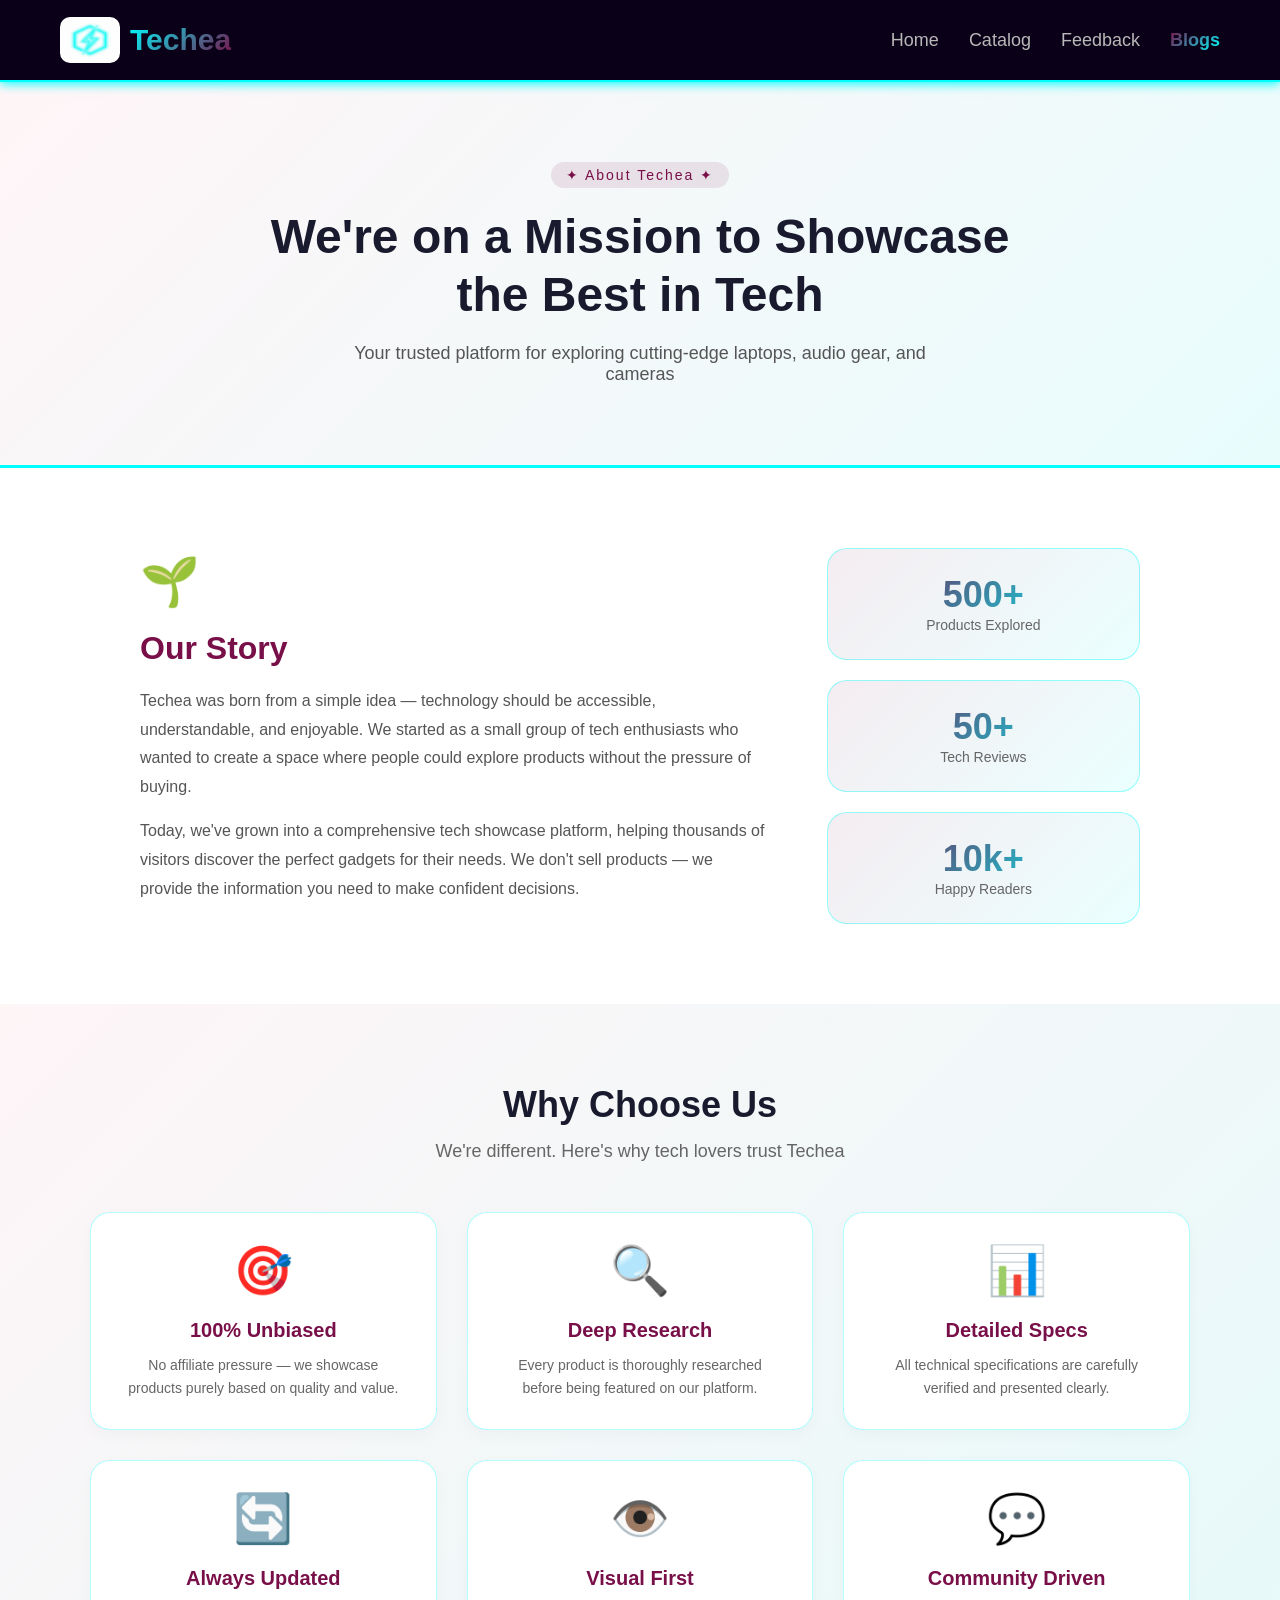
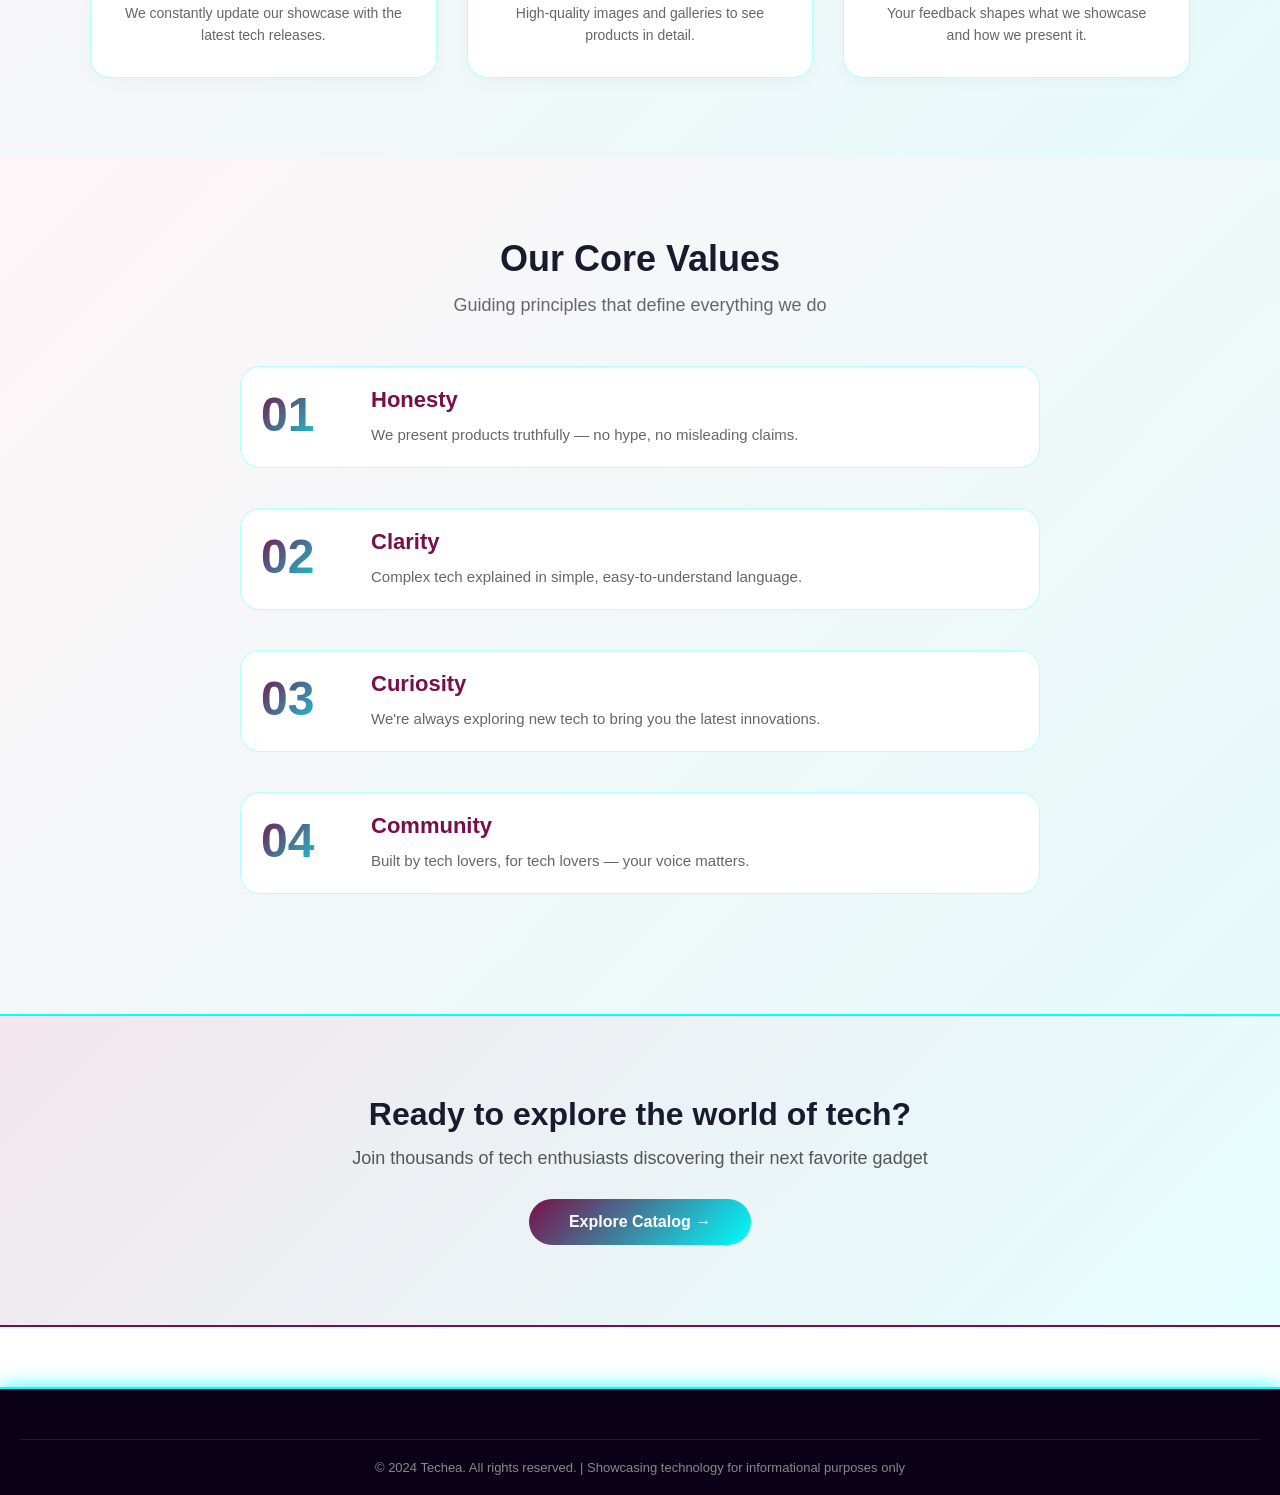
<file: aboutus.html>
<!DOCTYPE html>
<html lang="en">
<head>
    <meta charset="UTF-8">
    <meta name="viewport" content="width=device-width, initial-scale=1.0">
    <title>About Us - Techea</title>
    <link rel="stylesheet" href="style1.css">
</head>
<body>
    <nav>
        <div class="navbar">
            <div class="logo">
                <img class="icon" src="logo.png" alt="logo" width="60px" height="46px" />
                <p id="webname">Techea</p>
            </div>
            <div class="navlinks">
                <div class="navlink">
                    <a href="index.html">Home</a>
                </div>
                <div class="navlink">
                    <a href="products.html">Catalog</a>
                </div>
                <div class="navlink">
                    <a href="feedbackpage.html">Feedback</a>
                </div>
                <div class="navlink">
                    <a href="blog.html">Blogs</a>
                </div>
            </div>
        </div>
    </nav>

    <!-- Hero Section -->
    <div class="about-hero">
        <div class="about-hero-content">
            <span class="about-badge">✦ About Techea ✦</span>
            <h1 class="about-hero-title">We're on a <span class="gradient-text">Mission</span> to Showcase the Best in Tech</h1>
            <p class="about-hero-desc">Your trusted platform for exploring cutting-edge laptops, audio gear, and cameras</p>
        </div>
    </div>

    <!-- Story Section -->
    <div class="about-story">
        <div class="story-container">
            <div class="story-text">
                <div class="story-icon">🌱</div>
                <h2>Our Story</h2>
                <p>Techea was born from a simple idea — technology should be accessible, understandable, and enjoyable. We started as a small group of tech enthusiasts who wanted to create a space where people could explore products without the pressure of buying.</p>
                <p>Today, we've grown into a comprehensive tech showcase platform, helping thousands of visitors discover the perfect gadgets for their needs. We don't sell products — we provide the information you need to make confident decisions.</p>
            </div>
            <div class="story-stats">
                <div class="stat-bubble">
                    <span class="stat-number-large">500+</span>
                    <span class="stat-label-small">Products Explored</span>
                </div>
                <div class="stat-bubble">
                    <span class="stat-number-large">50+</span>
                    <span class="stat-label-small">Tech Reviews</span>
                </div>
                <div class="stat-bubble">
                    <span class="stat-number-large">10k+</span>
                    <span class="stat-label-small">Happy Readers</span>
                </div>
            </div>
        </div>
    </div>

    <!-- Why Choose Us -->
    <div class="about-why">
        <div class="why-header">
            <h2>Why <span class="gradient-text">Choose Us</span></h2>
            <p>We're different. Here's why tech lovers trust Techea</p>
        </div>
        <div class="why-grid">
            <div class="why-card">
                <div class="why-icon">🎯</div>
                <h3>100% Unbiased</h3>
                <p>No affiliate pressure — we showcase products purely based on quality and value.</p>
            </div>
            <div class="why-card">
                <div class="why-icon">🔍</div>
                <h3>Deep Research</h3>
                <p>Every product is thoroughly researched before being featured on our platform.</p>
            </div>
            <div class="why-card">
                <div class="why-icon">📊</div>
                <h3>Detailed Specs</h3>
                <p>All technical specifications are carefully verified and presented clearly.</p>
            </div>
            <div class="why-card">
                <div class="why-icon">🔄</div>
                <h3>Always Updated</h3>
                <p>We constantly update our showcase with the latest tech releases.</p>
            </div>
            <div class="why-card">
                <div class="why-icon">👁️</div>
                <h3>Visual First</h3>
                <p>High-quality images and galleries to see products in detail.</p>
            </div>
            <div class="why-card">
                <div class="why-icon">💬</div>
                <h3>Community Driven</h3>
                <p>Your feedback shapes what we showcase and how we present it.</p>
            </div>
        </div>
    </div>

    
    <!-- Values Section -->
    <div class="about-values-modern">
        <div class="values-header">
            <h2>Our Core <span class="gradient-text">Values</span></h2>
            <p>Guiding principles that define everything we do</p>
        </div>
        <div class="values-timeline">
            <div class="value-item">
                <div class="value-number">01</div>
                <div class="value-content">
                    <h3>Honesty</h3>
                    <p>We present products truthfully — no hype, no misleading claims.</p>
                </div>
            </div>
            <div class="value-item">
                <div class="value-number">02</div>
                <div class="value-content">
                    <h3>Clarity</h3>
                    <p>Complex tech explained in simple, easy-to-understand language.</p>
                </div>
            </div>
            <div class="value-item">
                <div class="value-number">03</div>
                <div class="value-content">
                    <h3>Curiosity</h3>
                    <p>We're always exploring new tech to bring you the latest innovations.</p>
                </div>
            </div>
            <div class="value-item">
                <div class="value-number">04</div>
                <div class="value-content">
                    <h3>Community</h3>
                    <p>Built by tech lovers, for tech lovers — your voice matters.</p>
                </div>
            </div>
        </div>
    </div>

    <!-- CTA Section -->
    <div class="about-cta">
        <div class="cta-content">
            <h3>Ready to explore the world of tech?</h3>
            <p>Join thousands of tech enthusiasts discovering their next favorite gadget</p>
            <button class="cta-btn" onclick="window.location.href='products.html'">Explore Catalog →</button>
        </div>
    </div>

    <footer class="footermain">
        <div class="footer-bottom">
            <p>&copy; 2024 Techea. All rights reserved. | Showcasing technology for informational purposes only</p>
        </div>
    </footer>
</body>
</html>
</file>
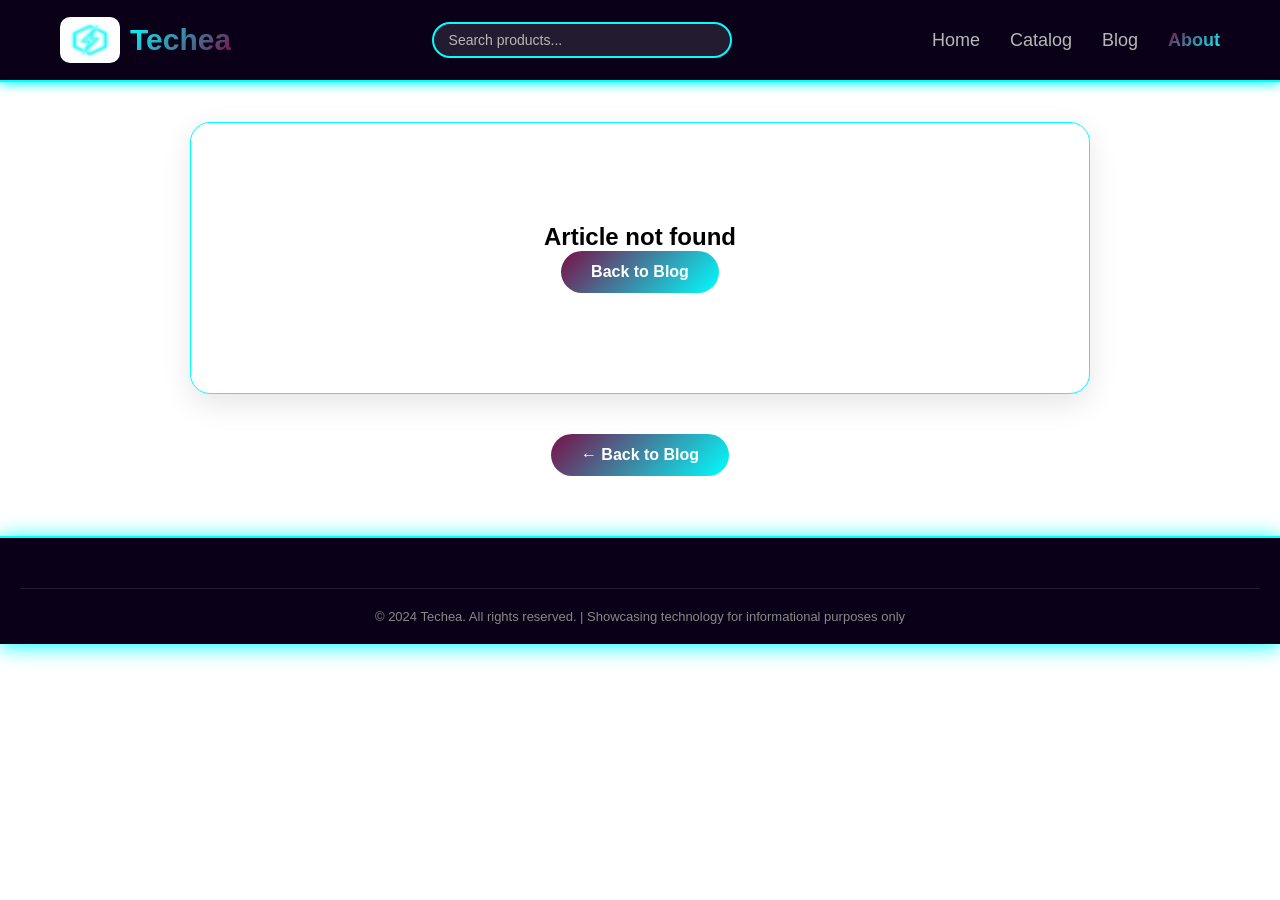
<file: article.html>
<!DOCTYPE html>
<html lang="en">
<head>
    <meta charset="UTF-8">
    <meta name="viewport" content="width=device-width, initial-scale=1.0">
    <title>Article - Techea</title>
    <link rel="stylesheet" href="style1.css">
</head>
<body>
    <nav>
        <div class="navbar">
            <div class="logo">
                <img class="icon" src="logo.png" alt="logo" width="60px" height="46px" />
                <p id="webname">Techea</p>
            </div>
            <div class="nav-search">
                <input type="text" id="globalSearchInput" placeholder="Search products..." onkeyup="handleGlobalSearch(event)">
                <button class="search-btn" onclick="performGlobalSearch()"></button>
                <div class="search-dropdown" id="searchDropdown"></div>
            </div>
            <div class="navlinks">
                <div class="navlink"><a href="index.html">Home</a></div>
                <div class="navlink"><a href="products.html">Catalog</a></div>
                <div class="navlink"><a href="blog.html">Blog</a></div>
                <div class="navlink"><a href="aboutus.html">About</a></div>
            </div>
        </div>
    </nav>

    <!-- Article Content Container -->
    <div class="article-container" id="articleContainer">
        <div class="article-loading">
            <div class="loading-spinner"></div>
            <p>Loading article...</p>
        </div>
    </div>

    <!-- Related Products Section -->
    <div class="related-products" id="relatedProducts" style="display: none;">
        <h2>Related <span class="gradient-text">Products</span></h2>
        <div class="related-products-grid" id="relatedProductsGrid"></div>
    </div>

    <!-- Back to Blog Button -->
    <div class="back-to-blog">
        <button onclick="goBackToBlog()" class="back-blog-btn">← Back to Blog</button>
    </div>

    <footer class="footermain">
        <div class="footer-bottom">
            <p>&copy; 2024 Techea. All rights reserved. | Showcasing technology for informational purposes only</p>
        </div>
    </footer>

    <script src="work.js"></script>
    <script src="article.js"></script>
</body>
</html>
</file>
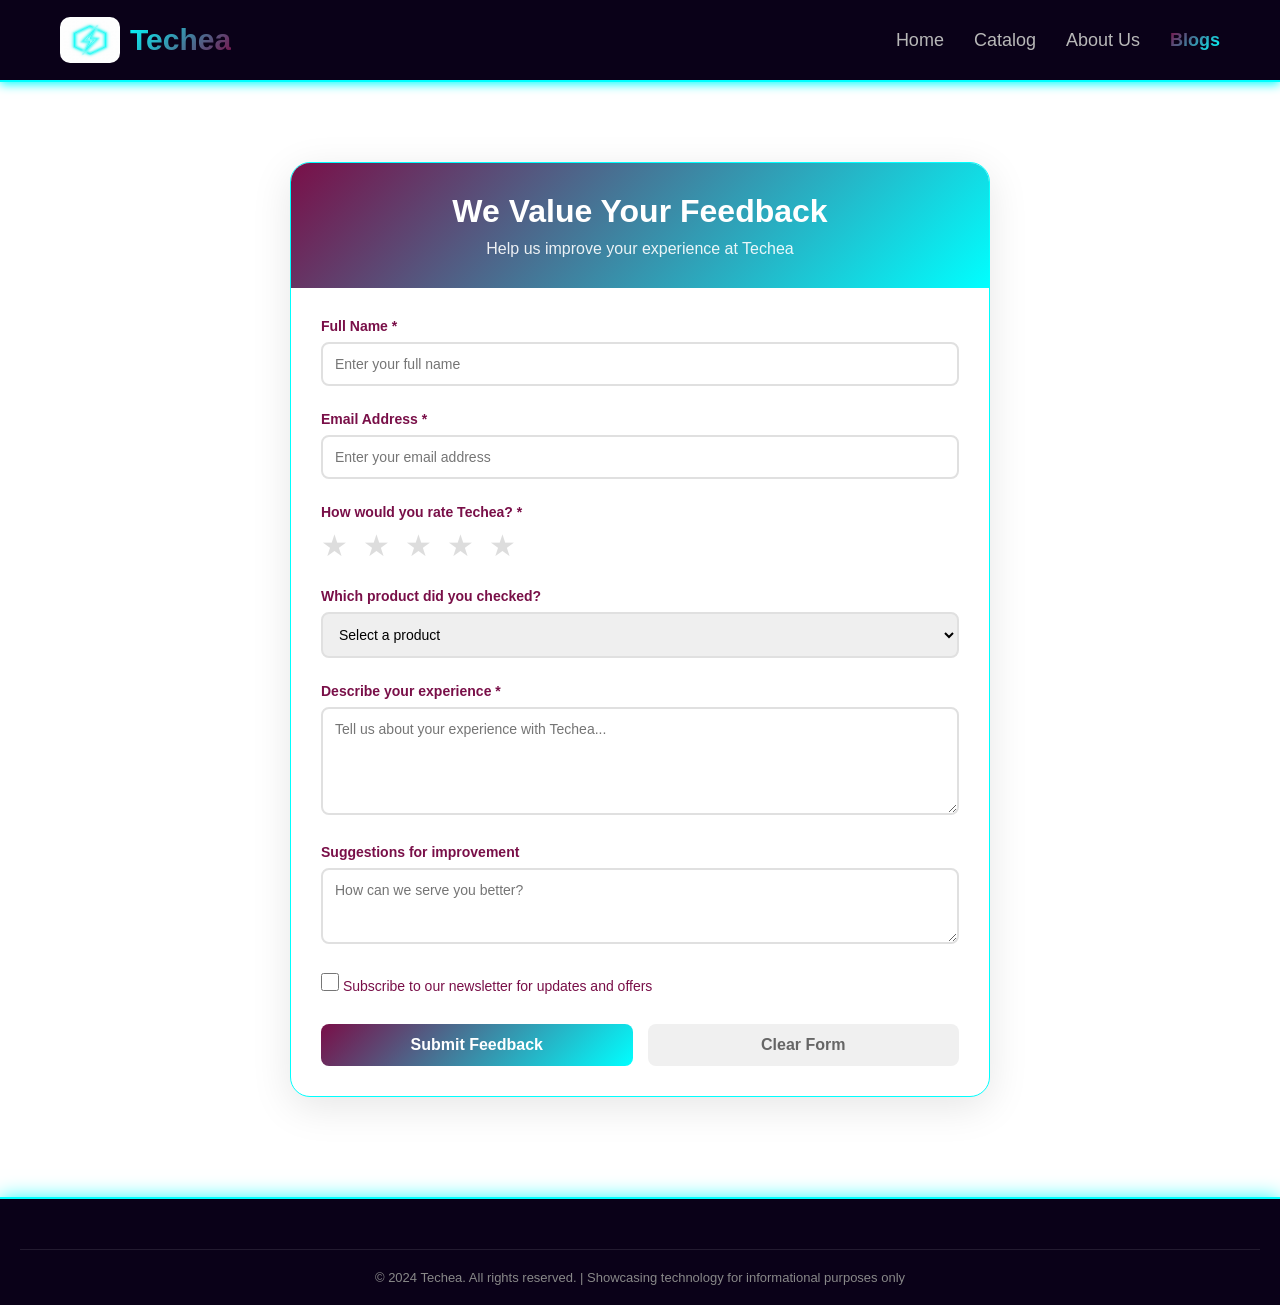
<file: feedbackpage.html>
<!DOCTYPE html>
<html lang="en">

<head>
    <meta charset="UTF-8">
    <meta name="viewport" content="width=device-width, initial-scale=1.0">
    <title>Feedback - Techea</title>
    <link rel="stylesheet" href="style1.css" />
</head>

<body>
    <nav>
        <div class="navbar">
            <div class="logo">
                <img class="icon" src="logo.png" alt="logo" width="60px" height="46px" />
                <p id="webname">Techea</p>
            </div>
            <div class="navlinks">
                <div class="navlink">
                    <a href="index.html">Home</a>
                </div>
                <div class="navlink">
                    <a href="products.html">Catalog</a>
                </div>
                <div class="navlink">
                    <a href="aboutus.html">About Us</a>
                </div>
                <div class="navlink">
                    <a href="blog.html">Blogs</a>
                </div>
            </div>
        </div>
    </nav>
    <div id="feedback-container" style="margin-top: 80px; margin-bottom: 100px;">
        <div class="feedback-header">
            <h2>We Value Your Feedback</h2>
            <p>Help us improve your experience at Techea</p>
        </div>

        <form id="feedbackForm" onsubmit="submitFeedback(event)">
            <div class="form-group">
                <label for="name">Full Name *</label>
                <input type="text" id="name" name="name" required placeholder="Enter your full name">
            </div>

            <div class="form-group">
                <label for="email">Email Address *</label>
                <input type="email" id="email" name="email" required placeholder="Enter your email address">
            </div>

            <div class="form-group">
                <label for="rating">How would you rate Techea? *</label>
                <div class="rating-stars">
                    <span class="star" data-rating="1">★</span>
                    <span class="star" data-rating="2">★</span>
                    <span class="star" data-rating="3">★</span>
                    <span class="star" data-rating="4">★</span>
                    <span class="star" data-rating="5">★</span>
                </div>
                <input type="hidden" id="rating" name="rating" required>
                <div class="rating-text" id="ratingText"></div>
            </div>

            <div class="form-group">
                <label for="product">Which product did you checked?</label>
                <select id="product" name="product">
                    <option value="">Select a product</option>
                    <option value="MacBook Pro">MacBook Pro M3</option>
                    <option value="Dell XPS">Dell XPS 15</option>
                    <option value="HP Spectre">HP Spectre</option>
                    <option value="AirPods Pro">AirPods Pro</option>
                    <option value="Sony Headphones">Sony WH-1000XM5</option>
                    <option value="JBL Speaker">JBL Speaker</option>
                    <option value="Canon Camera">Canon EOS R5</option>
                    <option value="Sony Camera">Sony A7III</option>
                    <option value="Nikon Camera">Nikon Z6</option>
                    <option value="other">Other</option>
                </select>
            </div>

            <div class="form-group">
                <label for="experience">Describe your experience *</label>
                <textarea id="experience" name="experience" rows="5" required
                    placeholder="Tell us about your experience with Techea..."></textarea>
            </div>

            <div class="form-group">
                <label for="suggestions">Suggestions for improvement</label>
                <textarea id="suggestions" name="suggestions" rows="3"
                    placeholder="How can we serve you better?"></textarea>
            </div>

            <div class="form-group">
                <label class="checkbox-label">
                    <input type="checkbox" id="newsletter" name="newsletter">
                    Subscribe to our newsletter for updates and offers
                </label>
            </div>

            <div class="form-buttons">
                <button type="submit" class="submit-btn">Submit Feedback</button>
                <button type="reset" class="reset-btn">Clear Form</button>
            </div>
        </form>

        <div id="feedbackSuccess" class="success-message" style="display: none;">
            <h3>Thank You! 🎉</h3>
            <p>Your feedback has been submitted successfully. We appreciate your time and will use your input to
                improve Techea!</p>
        </div>
    </div>
    <footer class="footermain">
        <!-- Copyright -->
        <div class="footer-bottom">
            <p>&copy; 2024 Techea. All rights reserved. | Showcasing technology for informational purposes only</p>
        </div>
    </footer>
</body>
<script src="work.js"></script>
<script src="feedback.js"></script>

</html>
</file>
<file: style1.css>
* {
    margin: 0;
    padding: 0;
    font-family: Arial, Helvetica, sans-serif;
    box-sizing: border-box;
}

/* Navbar */
nav {
    background-color: #0A0118;
    position: sticky;
    top: 0;
    z-index: 1000;
    box-shadow: 0 2px 10px aqua;
    border-bottom: 2px solid aqua;
}

.navbar {
    width: 100%;
    height: 80px;
    display: flex;
    align-items: center;
    justify-content: space-between;
    max-width: 1200px;
    margin: 0 auto;
    padding: 0 20px;
}

.logo {
    display: flex;
    flex-direction: row;
    align-items: center;
    gap: 10px;
}

.icon {
    border-radius: 10px;
}

#webname {
    font-size: 30px;
    font-weight: bold;
    background: linear-gradient(135deg, aqua, rgb(121, 15, 72));
    -webkit-background-clip: text;
    -webkit-text-fill-color: transparent;
}

.navlinks {
    display: flex;
    flex-direction: row;
    align-items: center;
    gap: 30px;
}

.navlink a {
    text-decoration: none;
    color: #b8b8b8;
    font-size: 18px;
    transition: all 0.3s ease;
    position: relative;
}

.navlink a:hover {
    color: aqua;
}

.navlink a::after {
    content: '';
    position: absolute;
    bottom: -5px;
    left: 0;
    width: 0;
    height: 2px;
    background: linear-gradient(135deg, rgb(121, 15, 72), aqua);
    transition: width 0.3s ease;
}

.navlink a:hover::after {
    width: 100%;
}

.navlink:last-child a {
    background: linear-gradient(135deg, rgb(121, 15, 72), aqua);
    -webkit-background-clip: text;
    -webkit-text-fill-color: transparent;
    font-weight: bold;
}

.menu-btn {
    display: none;
    font-size: 28px;
    color: aqua;
    cursor: pointer;
}

/* Responsive Navbar */
@media (max-width: 768px) {
    .menu-btn {
        display: block;
    }

    .navlinks {
        position: fixed;
        top: 80px;
        left: -100%;
        width: 100%;
        height: calc(100vh - 80px);
        background: #0A0118;
        flex-direction: column;
        justify-content: center;
        gap: 30px;
        transition: left 0.3s ease;
        z-index: 999;
    }

    .navlinks.active {
        left: 0;
    }

    .navbar {
        justify-content: space-between;
    }
}

/* Hero Section with Background Slider */
.hero-section {
    position: relative;
    width: 100%;
    min-height: 100vh;
    display: flex;
    align-items: center;
    justify-content: space-between;
    overflow: hidden;
    padding: 0 5%;
}

.hero-background {
    position: absolute;
    top: 0;
    left: 0;
    width: 100%;
    height: 100%;
    z-index: 0;
}

.hero-slide {
    position: absolute;
    top: 0;
    left: 0;
    width: 100%;
    height: 100%;
    background-size: cover;
    background-position: center;
    background-repeat: no-repeat;
    opacity: 0;
    transition: opacity 1.5s ease-in-out;
}

.hero-slide.active {
    opacity: 1;
}

.hero-overlay {
    position: absolute;
    top: 0;
    left: 0;
    width: 100%;
    height: 100%;
    background: linear-gradient(135deg, rgba(10, 1, 24, 0.85), rgba(10, 1, 24, 0.7));
    z-index: 1;
}

.moto {
    position: relative;
    z-index: 2;
    width: 55%;
    margin-top: 0;
    margin-left: 0;
    margin-right: 30px;
}

.mainmoto {
    font-size: 56px;
    font-weight: bold;
    background: linear-gradient(135deg, rgb(121, 15, 72), aqua);
    -webkit-background-clip: text;
    -webkit-text-fill-color: transparent;
    margin-bottom: 20px;
}

#motoinfo {
    font-size: 20px;
    color: rgba(255, 255, 255, 0.9);
    margin-top: 20px;
    line-height: 1.6;
}

.webinfo {
    width: 90%;
    font-size: 18px;
    height: auto;
    padding: 25px;
    margin-top: 50px;
    color: white;
    border-radius: 15px;
    border: 2px solid aqua;
    background: rgba(0, 0, 0, 0.4);
    backdrop-filter: blur(10px);
    box-shadow: 0 0 30px rgba(0, 255, 255, 0.2);
}

.webinfo p {
    color: rgba(255, 255, 255, 0.9);
}

/* Slider Controls */
.slider-controls {
    position: absolute;
    bottom: 30px;
    left: 50%;
    transform: translateX(-50%);
    display: flex;
    gap: 15px;
    z-index: 3;
}

.slider-dot {
    width: 12px;
    height: 12px;
    border-radius: 50%;
    background: rgba(255, 255, 255, 0.5);
    border: none;
    cursor: pointer;
    transition: all 0.3s ease;
    padding: 0;
}

.slider-dot.active {
    background: aqua;
    width: 30px;
    border-radius: 10px;
    box-shadow: 0 0 10px aqua;
}

.slider-dot:hover {
    transform: scale(1.2);
    background: aqua;
}

/* Responsive */
@media (max-width: 968px) {
    .hero-section {
        flex-direction: column;
        justify-content: center;
        min-height: auto;
        padding: 80px 20px;
    }
    
    .moto {
        width: 100%;
        text-align: center;
        margin-right: 0;
    }
    
    .mainmoto {
        font-size: 40px;
    }
    
    .webinfo {
        width: 100%;
    }
    
    .slider-controls {
        bottom: 15px;
    }
}

@media (max-width: 576px) {
    .mainmoto {
        font-size: 32px;
    }
    
    #motoinfo {
        font-size: 16px;
    }
    
    .webinfo {
        font-size: 14px;
        padding: 15px;
    }
}




/* Products Section */
#products {
    max-width: 1200px;
    margin: 0 auto;
    padding: 40px 20px;
}

#headcontainer {
    display: flex;
    justify-content: center;
    align-items: center;
    padding: 20px;
    width: 100%;
}

#prodhead {
    font-size: 40px;
    font-weight: bold;
    background: linear-gradient(135deg, rgb(121, 15, 72), aqua);
    -webkit-background-clip: text;
    -webkit-text-fill-color: transparent;
}

.filters {
    display: flex;
    flex-direction: row;
    justify-content: center;
    flex-wrap: wrap;
    width: 100%;
    margin-bottom: 30px;
}

.filter-btn {
    padding: 10px 20px;
    font-size: 16px;
    border: none;
    border-radius: 10px;
    cursor: pointer;
    margin: 10px;
    background: linear-gradient(135deg, rgb(121, 15, 72), aqua);
    color: white;
    transition: all 0.3s ease;
}

.filter-btn:hover {
    background: aqua;
    color: rgb(121, 15, 72);
    transform: scale(1.05);
}

.filter-btn.active {
    background: aqua;
    color: rgb(121, 15, 72);
    transform: scale(1.05);
}

/* Products Grid */
.products-grid {
    display: grid;
    grid-template-columns: repeat(auto-fill, minmax(280px, 1fr));
    gap: 30px;
    padding: 20px 0;
    margin: 0 auto;
    max-width: 1200px;
}

.product-card {
    background: white;
    border-radius: 10px;
    overflow: hidden;
    box-shadow: 0 0 10px rgba(0, 0, 0, 0.1);
    transition: transform 0.3s ease;
    border: 1px solid aqua;
}

.product-card:hover {
    transform: translateY(-5px);
    box-shadow: 0 5px 20px rgba(0, 255, 255, 0.3);
}

.product-image {
    width: 100%;
    height: 250px;
    overflow: hidden;
    padding: 30px;
}

.product-image img {
    width: 100%;
    height: 100%;
    object-fit: cover;
}

.product-info {
    padding: 20px;
}

.product-name {
    font-size: 18px;
    font-weight: bold;
    margin-bottom: 10px;
    background: linear-gradient(135deg, rgb(121, 15, 72), aqua);
    -webkit-background-clip: text;
    -webkit-text-fill-color: transparent;
}

.product-description {
    color: #666;
    font-size: 14px;
    margin-bottom: 10px;
    line-height: 1.4;
}

.product-price {
    font-size: 20px;
    font-weight: bold;
    color: rgb(121, 15, 72);
    margin: 10px 0;
}

.info {
    width: 100%;
    padding: 10px;
    background: linear-gradient(135deg, rgb(121, 15, 72), aqua);
    color: white;
    border: none;
    border-radius: 5px;
    cursor: pointer;
    font-size: 16px;
    transition: all 0.3s ease;
}

.info:hover {
    background: aqua;
    color: rgb(121, 15, 72);
    transform: scale(1.02);
}

/* About Us Section
#about {
    padding: 60px 20px;
    background: linear-gradient(135deg, #f8f9fa 0%, #ffffff 100%);
    margin: 30px 0;
}

.about-container {
    max-width: 1200px;
    margin: 0 auto;
}

.about-header {
    text-align: center;
    margin-bottom: 50px;
}

.about-header h2 {
    font-size: 42px;
    background: linear-gradient(135deg, rgb(121, 15, 72), aqua);
    -webkit-background-clip: text;
    -webkit-text-fill-color: transparent;
    margin-bottom: 15px;
}

.underline {
    width: 80px;
    height: 4px;
    background: linear-gradient(135deg, rgb(121, 15, 72), aqua);
    margin: 0 auto 20px;
    border-radius: 2px;
}

.about-tagline {
    font-size: 18px;
    color: #666;
    font-style: italic;
}

.about-content {
    display: grid;
    grid-template-columns: 1fr 1fr;
    gap: 50px;
    margin-bottom: 60px;
}

.about-text h3 {
    font-size: 24px;
    color: rgb(121, 15, 72);
    margin: 25px 0 15px 0;
}

.about-text h3:first-of-type {
    margin-top: 0;
}

.about-text p {
    color: #555;
    line-height: 1.8;
    margin-bottom: 20px;
}

.features-grid {
    display: grid;
    grid-template-columns: repeat(2, 1fr);
    gap: 15px;
    margin-top: 20px;
}

.feature-item {
    display: flex;
    align-items: center;
    gap: 12px;
    padding: 10px;
    background: #f8f9fa;
    border-radius: 8px;
    transition: all 0.3s ease;
}

.feature-item:hover {
    transform: translateX(5px);
    background: linear-gradient(135deg, rgba(121, 15, 72, 0.1), rgba(0, 255, 255, 0.1));
}

.feature-icon {
    font-size: 24px;
}

.feature-text {
    font-size: 14px;
    font-weight: bold;
    color: #333;
}

.about-stats {
    display: grid;
    grid-template-columns: repeat(2, 1fr);
    gap: 20px;
    align-content: center;
}

.stat-card {
    text-align: center;
    padding: 30px 20px;
    background: linear-gradient(135deg, #1a1a2e 0%, #16213e 100%);
    border-radius: 15px;
    box-shadow: 0 5px 20px rgba(0, 0, 0, 0.05);
    transition: all 0.3s ease;
    border: 1px solid rgba(0, 255, 255, 0.3);
}

.stat-card:hover {
    transform: translateY(-5px);
    box-shadow: 0 8px 25px rgba(0, 255, 255, 0.2);
    border-color: aqua;
}

.stat-number {
    font-size: 36px;
    font-weight: bold;
    background: linear-gradient(135deg, rgb(121, 15, 72), aqua);
    -webkit-background-clip: text;
    -webkit-text-fill-color: transparent;
    margin-bottom: 10px;
}

.stat-label {
    font-size: 14px;
    color: #b8b8b8;
    font-weight: 500;
}

.about-values {
    margin-top: 60px;
}

.about-values h3 {
    text-align: center;
    font-size: 28px;
    color: rgb(121, 15, 72);
    margin-bottom: 40px;
}

.values-grid {
    display: grid;
    grid-template-columns: repeat(4, 1fr);
    gap: 25px;
}

.value-card {
    text-align: center;
    padding: 30px 20px;
    background: white;
    border-radius: 15px;
    box-shadow: 0 5px 20px rgba(0, 0, 0, 0.05);
    transition: all 0.3s ease;
    border: 1px solid #eee;
}

.value-card:hover {
    transform: translateY(-5px);
    border-color: aqua;
    box-shadow: 0 8px 25px rgba(0, 255, 255, 0.15);
}

.value-icon {
    font-size: 48px;
    margin-bottom: 20px;
}

.value-card h4 {
    font-size: 18px;
    color: rgb(121, 15, 72);
    margin-bottom: 12px;
}

.value-card p {
    font-size: 14px;
    color: #666;
    line-height: 1.6;
} */

/* ============================================
   UNIQUE ABOUT US SECTION - VIBRANT AQUA & PINK
   ============================================ */

/* About Hero */
.about-hero {
    background: linear-gradient(135deg, #fff5f7 0%, #e8fcfc 100%);
    padding: 80px 20px;
    text-align: center;
    border-bottom: 3px solid aqua;
}

.about-badge {
    display: inline-block;
    font-size: 14px;
    color: rgb(121, 15, 72);
    letter-spacing: 2px;
    margin-bottom: 20px;
    background: rgba(121, 15, 72, 0.1);
    padding: 5px 15px;
    border-radius: 30px;
}

.about-hero-title {
    font-size: 48px;
    color: #1a1a2e;
    max-width: 800px;
    margin: 0 auto 20px;
    line-height: 1.2;
}

.about-hero-desc {
    font-size: 18px;
    color: #555;
    max-width: 600px;
    margin: 0 auto;
}

/* Story Section */
.about-story {
    padding: 80px 20px;
    background: white;
}

.story-container {
    max-width: 1000px;
    margin: 0 auto;
    display: flex;
    gap: 60px;
    align-items: center;
    flex-wrap: wrap;
}

.story-text {
    flex: 2;
}

.story-icon {
    font-size: 48px;
    margin-bottom: 20px;
}

.story-text h2 {
    font-size: 32px;
    color: rgb(121, 15, 72);
    margin-bottom: 20px;
}

.story-text p {
    font-size: 16px;
    line-height: 1.8;
    color: #555;
    margin-bottom: 15px;
}

.story-stats {
    flex: 1;
    display: flex;
    flex-direction: column;
    gap: 20px;
}

.stat-bubble {
    background: linear-gradient(135deg, rgba(121, 15, 72, 0.08), rgba(0, 255, 255, 0.08));
    border-radius: 20px;
    padding: 25px;
    text-align: center;
    border: 1px solid rgba(0, 255, 255, 0.4);
    transition: all 0.3s ease;
}

.stat-bubble:hover {
    transform: translateY(-5px);
    border-color: rgb(121, 15, 72);
    background: linear-gradient(135deg, rgba(121, 15, 72, 0.12), rgba(0, 255, 255, 0.12));
}

.stat-number-large {
    font-size: 36px;
    font-weight: bold;
    background: linear-gradient(135deg, rgb(121, 15, 72), aqua);
    -webkit-background-clip: text;
    -webkit-text-fill-color: transparent;
    display: block;
}

.stat-label-small {
    font-size: 14px;
    color: #666;
}

/* Why Choose Us */
.about-why {
    padding: 80px 20px;
    background: linear-gradient(135deg, #fef5f7 0%, #e6fafa 100%);
}

.why-header {
    text-align: center;
    margin-bottom: 50px;
}

.why-header h2 {
    font-size: 36px;
    color: #1a1a2e;
    margin-bottom: 15px;
}

.why-header p {
    font-size: 18px;
    color: #666;
}

.why-grid {
    max-width: 1100px;
    margin: 0 auto;
    display: grid;
    grid-template-columns: repeat(auto-fill, minmax(300px, 1fr));
    gap: 30px;
}

.why-card {
    background: white;
    padding: 30px;
    border-radius: 20px;
    text-align: center;
    transition: all 0.3s ease;
    border: 1px solid rgba(0, 255, 255, 0.3);
    box-shadow: 0 5px 15px rgba(0, 0, 0, 0.03);
}

.why-card:hover {
    transform: translateY(-8px);
    border-color: rgb(121, 15, 72);
    box-shadow: 0 15px 30px rgba(121, 15, 72, 0.1);
}

.why-icon {
    font-size: 48px;
    margin-bottom: 20px;
}

.why-card h3 {
    font-size: 20px;
    color: rgb(121, 15, 72);
    margin-bottom: 12px;
}

.why-card p {
    font-size: 14px;
    color: #666;
    line-height: 1.6;
}

/* Team Section */
.about-team {
    padding: 80px 20px;
    background: white;
}

.team-header {
    text-align: center;
    margin-bottom: 50px;
}

.team-header h2 {
    font-size: 36px;
    color: #1a1a2e;
    margin-bottom: 15px;
}

.team-header p {
    font-size: 18px;
    color: #666;
}

.team-grid {
    max-width: 1000px;
    margin: 0 auto;
    display: grid;
    grid-template-columns: repeat(auto-fill, minmax(220px, 1fr));
    gap: 30px;
}

.team-card {
    background: linear-gradient(135deg, rgba(121, 15, 72, 0.04), rgba(0, 255, 255, 0.04));
    padding: 30px 20px;
    border-radius: 20px;
    text-align: center;
    transition: all 0.3s ease;
    border: 1px solid rgba(0, 255, 255, 0.3);
}

.team-card:hover {
    transform: translateY(-5px);
    border-color: rgb(121, 15, 72);
    background: linear-gradient(135deg, rgba(121, 15, 72, 0.08), rgba(0, 255, 255, 0.08));
}

.team-avatar {
    font-size: 60px;
    margin-bottom: 15px;
}

.team-card h4 {
    font-size: 18px;
    color: rgb(121, 15, 72);
    margin-bottom: 5px;
}

.team-role {
    font-size: 12px;
    color: aqua;
    display: block;
    margin-bottom: 10px;
    font-weight: bold;
}

.team-card p {
    font-size: 13px;
    color: #777;
}

/* Values Timeline */
.about-values-modern {
    padding: 80px 20px;
    background: linear-gradient(135deg, #fef5f7 0%, #e6fafa 100%);
}

.values-header {
    text-align: center;
    margin-bottom: 50px;
}

.values-header h2 {
    font-size: 36px;
    color: #1a1a2e;
    margin-bottom: 15px;
}

.values-header p {
    font-size: 18px;
    color: #666;
}

.values-timeline {
    max-width: 800px;
    margin: 0 auto;
}

.value-item {
    display: flex;
    gap: 30px;
    margin-bottom: 40px;
    padding: 20px;
    background: white;
    border-radius: 20px;
    transition: all 0.3s ease;
    border: 1px solid rgba(0, 255, 255, 0.3);
}

.value-item:hover {
    transform: translateX(10px);
    border-color: rgb(121, 15, 72);
    background: linear-gradient(135deg, rgba(121, 15, 72, 0.04), rgba(0, 255, 255, 0.04));
}

.value-number {
    font-size: 48px;
    font-weight: bold;
    background: linear-gradient(135deg, rgb(121, 15, 72), aqua);
    -webkit-background-clip: text;
    -webkit-text-fill-color: transparent;
    min-width: 80px;
}

.value-content h3 {
    font-size: 22px;
    color: rgb(121, 15, 72);
    margin-bottom: 10px;
}

.value-content p {
    font-size: 15px;
    color: #666;
    line-height: 1.6;
}

/* CTA Section */
.about-cta {
    padding: 80px 20px;
    background: linear-gradient(135deg, rgba(121, 15, 72, 0.1), rgba(0, 255, 255, 0.1));
    text-align: center;
    border-top: 2px solid aqua;
    border-bottom: 2px solid rgb(121, 15, 72);
}

.cta-content h3 {
    font-size: 32px;
    color: #1a1a2e;
    margin-bottom: 15px;
}

.cta-content p {
    font-size: 18px;
    color: #555;
    margin-bottom: 30px;
}

.cta-btn {
    padding: 14px 40px;
    background: linear-gradient(135deg, rgb(121, 15, 72), aqua);
    border: none;
    border-radius: 40px;
    color: white;
    font-size: 16px;
    font-weight: bold;
    cursor: pointer;
    transition: all 0.3s ease;
}

.cta-btn:hover {
    transform: scale(1.05);
    box-shadow: 0 10px 25px rgba(0, 255, 255, 0.3);
}

/* Responsive */
@media (max-width: 768px) {
    .about-hero-title {
        font-size: 32px;
    }
    
    .story-container {
        flex-direction: column;
        text-align: center;
    }
    
    .story-stats {
        flex-direction: row;
        flex-wrap: wrap;
        justify-content: center;
    }
    
    .stat-bubble {
        min-width: 150px;
    }
    
    .value-item {
        flex-direction: column;
        text-align: center;
        gap: 15px;
    }
    
    .value-number {
        text-align: center;
    }
    
    .cta-content h3 {
        font-size: 24px;
    }
}

@media (max-width: 576px) {
    .why-grid {
        grid-template-columns: 1fr;
    }
    
    .team-grid {
        grid-template-columns: 1fr;
    }
    
    .story-stats {
        flex-direction: column;
    }
}

/* Feedback Form Section */
#feedback {
    padding: 50px 20px;
    background: linear-gradient(135deg, rgba(121, 15, 72, 0.05), rgba(0, 255, 255, 0.05));
    margin-top: 50px;
}

#feedback-container {
    max-width: 700px;
    margin: 0 auto;
    background: white;
    border-radius: 20px;
    box-shadow: 0 10px 40px rgba(0, 0, 0, 0.1);
    overflow: hidden;
    border: 1px solid aqua;
}

.feedback-header {
    background: linear-gradient(135deg, rgb(121, 15, 72), aqua);
    color: white;
    padding: 30px;
    text-align: center;
}

.feedback-header h2 {
    font-size: 32px;
    margin-bottom: 10px;
}

.feedback-header p {
    font-size: 16px;
    opacity: 0.9;
}

#feedbackForm {
    padding: 30px;
}

.form-group {
    margin-bottom: 25px;
}

.form-group label {
    display: block;
    margin-bottom: 8px;
    font-weight: bold;
    color: rgb(121, 15, 72);
    font-size: 14px;
}

.form-group input,
.form-group select,
.form-group textarea {
    width: 100%;
    padding: 12px;
    border: 2px solid #e0e0e0;
    border-radius: 8px;
    font-size: 14px;
    transition: all 0.3s ease;
    font-family: Arial, Helvetica, sans-serif;
}

.form-group input:focus,
.form-group select:focus,
.form-group textarea:focus {
    outline: none;
    border-color: aqua;
    box-shadow: 0 0 8px rgba(0, 255, 255, 0.3);
}

.rating-stars {
    display: flex;
    gap: 10px;
    font-size: 30px;
    cursor: pointer;
    margin-bottom: 10px;
}

.star {
    color: #ddd;
    transition: all 0.2s ease;
    cursor: pointer;
}

.star:hover,
.star.active {
    color: #ffc107;
    transform: scale(1.1);
}

.rating-text {
    font-size: 14px;
    color: #666;
    margin-top: 5px;
}

.checkbox-label {
    display: flex;
    align-items: center;
    gap: 10px;
    cursor: pointer;
    font-weight: normal !important;
}

.checkbox-label input[type="checkbox"] {
    width: auto;
    width: 18px;
    height: 18px;
    cursor: pointer;
}

.form-buttons {
    display: flex;
    gap: 15px;
    margin-top: 30px;
    flex-wrap: wrap;
}

.submit-btn,
.reset-btn {
    flex: 1;
    padding: 12px 25px;
    border: none;
    border-radius: 8px;
    font-size: 16px;
    cursor: pointer;
    transition: all 0.3s ease;
    font-weight: bold;
}

.submit-btn {
    background: linear-gradient(135deg, rgb(121, 15, 72), aqua);
    color: white;
}

.submit-btn:hover {
    transform: translateY(-2px);
    box-shadow: 0 5px 15px rgba(0, 255, 255, 0.3);
}

.reset-btn {
    background: #f0f0f0;
    color: #666;
}

.reset-btn:hover {
    background: #e0e0e0;
    transform: translateY(-2px);
}

.success-message {
    padding: 40px;
    text-align: center;
    background: #d4edda;
    color: #155724;
    border-radius: 10px;
    margin: 30px;
}

.success-message h3 {
    font-size: 24px;
    margin-bottom: 10px;
}

/* Footer Section */
.footermain {
    background-color: #0A0118;
    color: #ffffff;
    margin-top: 60px;
    padding: 50px 20px 20px;
    box-shadow: 0 2px 20px aqua;
    border-top: 2px solid aqua;
}

.footer-container {
    max-width: 1200px;
    margin: 0 auto;
}

.footer-content {
    display: grid;
    grid-template-columns: repeat(4, 1fr);
    gap: 30px;
    margin-bottom: 40px;
}

.footer-section {
    animation: fadeInUp 0.6s ease;
}

.footer-logo {
    display: flex;
    align-items: center;
    gap: 10px;
    margin-bottom: 15px;
}

.footer-icon {
    border-radius: 10px;
}

.footer-logo h3 {
    font-size: 28px;
    background: linear-gradient(135deg, aqua, rgb(121, 15, 72));
    -webkit-background-clip: text;
    -webkit-text-fill-color: transparent;
    margin: 0;
}

.footer-description {
    font-size: 14px;
    line-height: 1.6;
    color: #b8b8b8;
    margin-bottom: 20px;
}

.social-links {
    display: flex;
    gap: 15px;
}

.social-icon {
    display: inline-block;
    width: 40px;
    height: 40px;
    background: rgba(255, 255, 255, 0.1);
    border-radius: 50%;
    text-align: center;
    line-height: 40px;
    color: white;
    text-decoration: none;
    font-size: 20px;
    transition: all 0.3s ease;
}

.social-icon:hover {
    background: linear-gradient(135deg, rgb(121, 15, 72), aqua);
    transform: translateY(-3px);
}

.footer-section h4 {
    font-size: 18px;
    margin-bottom: 20px;
    position: relative;
    display: inline-block;
}

.footer-section h4::after {
    content: '';
    position: absolute;
    bottom: -8px;
    left: 0;
    width: 40px;
    height: 3px;
    background: linear-gradient(135deg, rgb(121, 15, 72), aqua);
    border-radius: 2px;
}

.footer-links {
    list-style: none;
    padding: 0;
}

.footer-links li {
    margin-bottom: 12px;
}

.footer-links a {
    color: #b8b8b8;
    text-decoration: none;
    transition: all 0.3s ease;
    font-size: 14px;
}

.footer-links a:hover {
    color: aqua;
    padding-left: 5px;
}

.contact-info {
    list-style: none;
    padding: 0;
}

.contact-info li {
    display: flex;
    align-items: center;
    gap: 12px;
    margin-bottom: 15px;
    font-size: 14px;
    color: #b8b8b8;
}


.footer-bottom {
    text-align: center;
    padding-top: 20px;
    border-top: 1px solid rgba(255, 255, 255, 0.1);
}

.footer-bottom p {
    font-size: 13px;
    color: #888;
} 
/* Compact Contact Section */
.contact-compact {
    padding: 60px 20px;
    background: linear-gradient(135deg, #0A0118 0%, #1a0a2e 100%);
}

.contact-compact-container {
    max-width: 1000px;
    margin: 0 auto;
    display: grid;
    grid-template-columns: 1fr 1fr;
    gap: 50px;
    background: rgba(255, 255, 255, 0.03);
    border-radius: 30px;
    padding: 40px;
    border: 1px solid rgba(0, 255, 255, 0.2);
    transition: all 0.3s ease;
}

.contact-compact-container:hover {
    border-color: rgba(0, 255, 255, 0.4);
    box-shadow: 0 10px 30px rgba(0, 255, 255, 0.1);
}

/* Left Side */
.contact-compact-badge {
    display: inline-block;
    background: linear-gradient(135deg, rgb(121, 15, 72), aqua);
    padding: 5px 15px;
    border-radius: 20px;
    font-size: 12px;
    color: white;
    margin-bottom: 20px;
}

.contact-compact-title {
    font-size: 32px;
    color: white;
    margin-bottom: 15px;
}

.contact-compact-desc {
    color: #b8b8b8;
    font-size: 14px;
    line-height: 1.6;
    margin-bottom: 30px;
}

.contact-compact-info {
    display: flex;
    flex-direction: column;
    gap: 15px;
}

.compact-info-item {
    display: flex;
    align-items: center;
    gap: 12px;
    color: #b8b8b8;
    font-size: 14px;
    transition: all 0.3s ease;
}

.compact-info-icon {
    font-size: 20px;
    width: 35px;
    height: 35px;
    background: rgba(0, 255, 255, 0.1);
    border-radius: 50%;
    display: flex;
    align-items: center;
    justify-content: center;
    transition: all 0.3s ease;
}

.compact-info-item:hover {
    transform: translateX(5px);
}

.compact-info-item:hover .compact-info-icon {
    background: linear-gradient(135deg, rgb(121, 15, 72), aqua);
    transform: scale(1.1);
}

/* Right Side - Form */
.compact-input-group {
    position: relative;
    margin-bottom: 25px;
}

.compact-input-group input,
.compact-input-group textarea {
    width: 100%;
    padding: 12px 0;
    background: transparent;
    border: none;
    border-bottom: 2px solid rgba(0, 255, 255, 0.3);
    color: white;
    font-size: 14px;
    outline: none;
    transition: all 0.3s ease;
}

.compact-input-group textarea {
    resize: none;
}

.compact-input-group label {
    position: absolute;
    left: 0;
    top: 12px;
    color: #888;
    font-size: 14px;
    transition: all 0.3s ease;
    pointer-events: none;
}

.compact-input-group input:focus ~ label,
.compact-input-group input:valid ~ label,
.compact-input-group textarea:focus ~ label,
.compact-input-group textarea:valid ~ label {
    top: -15px;
    font-size: 11px;
    color: aqua;
}

.compact-border {
    position: absolute;
    bottom: 0;
    left: 0;
    width: 0;
    height: 2px;
    background: linear-gradient(135deg, rgb(121, 15, 72), aqua);
    transition: width 0.3s ease;
}

.compact-input-group input:focus ~ .compact-border,
.compact-input-group textarea:focus ~ .compact-border {
    width: 100%;
}

/* Submit Button */
.compact-submit-btn {
    width: 100%;
    padding: 12px;
    background: linear-gradient(135deg, rgb(121, 15, 72), aqua);
    border: none;
    border-radius: 30px;
    color: white;
    font-size: 16px;
    font-weight: bold;
    cursor: pointer;
    display: flex;
    align-items: center;
    justify-content: center;
    gap: 10px;
    transition: all 0.3s ease;
    margin-top: 10px;
}

.compact-submit-btn:hover {
    transform: scale(1.02);
    box-shadow: 0 5px 20px rgba(0, 255, 255, 0.3);
}

.compact-btn-icon {
    transition: transform 0.3s ease;
}

.compact-submit-btn:hover .compact-btn-icon {
    transform: translateX(5px);
}

/* Success Message */
.compact-success {
    text-align: center;
    padding: 30px;
    background: rgba(0, 255, 255, 0.1);
    border-radius: 15px;
    animation: fadeIn 0.5s ease;
}

.compact-success-icon {
    width: 50px;
    height: 50px;
    background: linear-gradient(135deg, rgb(121, 15, 72), aqua);
    border-radius: 50%;
    display: flex;
    align-items: center;
    justify-content: center;
    font-size: 24px;
    color: white;
    margin: 0 auto 15px;
}

.compact-success p {
    color: aqua;
    font-size: 14px;
}

@keyframes fadeIn {
    from {
        opacity: 0;
        transform: translateY(10px);
    }
    to {
        opacity: 1;
        transform: translateY(0);
    }
}

/* Responsive */
@media (max-width: 768px) {
    .contact-compact-container {
        grid-template-columns: 1fr;
        gap: 30px;
        padding: 25px;
    }
    
    .contact-compact-title {
        font-size: 28px;
    }
    
    .compact-info-item {
        font-size: 13px;
    }
}
/* Animations */
@keyframes fadeInUp {
    from {
        opacity: 0;
        transform: translateY(20px);
    }

    to {
        opacity: 1;
        transform: translateY(0);
    }
}

/* Responsive Design */
@media (max-width: 968px) {
    #info {
        flex-direction: column;
        align-items: center;
    }

    .moto {
        width: 100%;
        margin-left: 0;
        margin-top: 50px;
        align-items: center;
        text-align: center;
    }

    .webinfo {
        width: 100%;
    }

    .slideshow {
        width: 80%;
        margin: 30px auto;
    }

    .about-content {
        grid-template-columns: 1fr;
        gap: 30px;
    }

    .about-stats {
        grid-template-columns: repeat(2, 1fr);
    }

    .values-grid {
        grid-template-columns: repeat(2, 1fr);
    }

    .footer-content {
        grid-template-columns: repeat(2, 1fr);
        gap: 30px;
    }

    .form-row {
        grid-template-columns: 1fr;
    }
}

@media (max-width: 768px) {
    .products-grid {
        grid-template-columns: repeat(auto-fill, minmax(250px, 1fr));
        gap: 20px;
    }

    .filter-btn {
        padding: 8px 16px;
        font-size: 14px;
    }
}

@media (max-width: 576px) {
    .about-header h2 {
        font-size: 32px;
    }

    .features-grid {
        grid-template-columns: 1fr;
    }

    .about-stats {
        grid-template-columns: 1fr;
    }

    .values-grid {
        grid-template-columns: 1fr;
    }

    .stat-number {
        font-size: 28px;
    }

    .footer-content {
        grid-template-columns: 1fr;
        gap: 30px;
    }

    .footer-contact-form {
        padding: 20px;
    }

    .slideshow {
        width: 95%;
    }

    #picksec {
        width: 90%;
        height: auto;
    }

    .buttons {
        flex-wrap: wrap;
    }

    .btn {
        margin: 5px;
    }
}

/* Product Details Page Styles */
.product-details-page {
    max-width: 1200px;
    margin: 0 auto;
    padding: 40px 20px;
}

.gallery-container {
    background: white;
    border-radius: 20px;
    overflow: hidden;
    box-shadow: 0 10px 30px rgba(0, 0, 0, 0.5);
    margin-bottom: 30px;
    border: 2px solid aqua;
    display: flex;
    gap: 20px;
    padding: 20px;
    align-items: flex-start;
    flex-direction: row;
}

/* Main image on the left */
.main-image {
    flex: 1;
    height: 500px;
    overflow: hidden;
    background: #f5f5f5;
    position: relative;
    border-radius: 15px;
    order: 1;
    border: 2px solid rgb(121,15,72);
    box-shadow: 0 5px 15px rgba(0, 0, 0, 0.5);

}

.main-image img {
    width: 100%;
    height: 100%;
    object-fit: contain;
    transition: transform 0.3s ease;
    border-radius: 15px;
}

.main-image img:hover {
    transform: scale(1.05);
}

/* Thumbnail grid on the right - VERTICAL */
.thumbnail-grid {
    display: flex;
    flex-direction: column;
    gap: 15px;
    padding: 0;
    background: transparent;
    border-top: none;
    width: 250px;
    align-content: start;
    order: 2;
    
}

.thumbnail {
    width: 200px;
    height: 112px;
    object-fit: cover;
    border-radius: 10px;
    cursor: pointer;
    transition: all 0.3s ease;
    border: 2px solid rgb(121,15,72);
}

.thumbnail:hover {
    transform: scale(1.05);
    box-shadow: 0 5px 15px rgba(0, 255, 255, 0.3);
}

.thumbnail.active {
    border-color: aqua;
    box-shadow: 0 0 10px aqua;
}

/* Responsive - becomes horizontal on mobile */
@media (max-width: 968px) {
    .gallery-container {
        flex-direction: column;
        align-items: center;
    }
    
    .main-image {
        width: 100%;
        height: 400px;
        order: 1;
    }
    
    .thumbnail-grid {
        flex-direction: row;
        width: 100%;
        justify-content: center;
        order: 2;
        overflow-x: auto;
    }
    
    .thumbnail {
        width: 100px;
        height: 100px;
        min-width: 100px;
    }
}

@media (max-width: 576px) {
    .main-image {
        height: 300px;
    }
    
    .thumbnail {
        width: 80px;
        height: 80px;
        min-width: 80px;
    }
    
    .thumbnail-grid {
        gap: 10px;
    }
}


/* Product Info Section */
.product-info-section {
    background: white;
    border-radius: 20px;
    padding: 30px;
    box-shadow: 0 10px 30px rgba(0, 0, 0, 0.1);
    border: 2px solid aqua;
}

.product-title {
    font-size: 32px;
    background: linear-gradient(135deg, rgb(121, 15, 72), aqua);
    -webkit-background-clip: text;
    -webkit-text-fill-color: transparent;
    margin-bottom: 15px;
}

.product-price {
    font-size: 28px;
    font-weight: bold;
    color: rgb(121, 15, 72);
    margin-bottom: 20px;
    padding: 10px;
    background: #f5f5f5;
    border-radius: 8px;
    display: inline-block;
}

.detail-card {
    margin: 25px 0;
    padding: 20px;
    background: #f9f9f9;
    border-radius: 12px;
    border-left: 4px solid aqua;
    transition: all 0.3s ease;
}

.detail-card:hover {
    transform: translateX(5px);
    box-shadow: 0 5px 15px rgba(0, 0, 0, 0.05);
}

.detail-card h3 {
    color: rgb(121, 15, 72);
    margin-bottom: 12px;
    font-size: 18px;
    display: flex;
    align-items: center;
    gap: 8px;
}

.detail-card p {
    color: #555;
    line-height: 1.6;
    font-size: 15px;
}

.specs-list {
    list-style: none;
    padding: 0;
}

.specs-list li {
    padding: 8px 0;
    border-bottom: 1px solid #e0e0e0;
    display: flex;
    align-items: baseline;
    gap: 10px;
}

.specs-list li:last-child {
    border-bottom: none;
}

.spec-label {
    font-weight: bold;
    color: rgb(121, 15, 72);
    min-width: 120px;
}

.spec-value {
    color: #555;
}

.category-badge {
    display: inline-block;
    padding: 8px 20px;
    background: linear-gradient(135deg, rgb(121, 15, 72), aqua);
    color: white;
    border-radius: 20px;
    font-size: 14px;
    text-transform: uppercase;
    font-weight: bold;
    margin-top: 10px;
    margin-bottom: 20px;
}

/* Responsive */
@media (max-width: 768px) {
    .main-image {
        height: 300px;
    }

    .thumbnail-grid {
        grid-template-columns: repeat(auto-fill, minmax(80px, 1fr));
        gap: 10px;
    }

    .thumbnail {
        height: 80px;
    }

    .product-title {
        font-size: 24px;
    }

    .product-price {
        font-size: 22px;
    }

    .detail-card {
        padding: 15px;
    }

    .spec-label {
        min-width: 100px;
    }
}

@media (max-width: 480px) {
    .main-image {
        height: 250px;
    }

    .thumbnail-grid {
        grid-template-columns: repeat(auto-fill, minmax(70px, 1fr));
    }

    .thumbnail {
        height: 70px;
    }

    .specs-list li {
        flex-direction: column;
        gap: 5px;
    }

    .spec-label {
        min-width: auto;
    }
}
.category-header {
            text-align: center;
            padding: 60px 20px 30px;
            background: linear-gradient(135deg, rgba(121, 15, 72, 0.1), rgba(0, 255, 255, 0.1));
            margin-bottom: 40px;
        }
        
        .category-title {
            font-size: 48px;
            background: linear-gradient(135deg, rgb(121, 15, 72), aqua);
            -webkit-background-clip: text;
            -webkit-text-fill-color: transparent;
            margin-bottom: 15px;
            text-transform: uppercase;
        }
        
        .category-description {
            font-size: 18px;
            color: #666;
        }
        
        .back-home-btn {
            display: inline-block;
            padding: 12px 25px;
            background: linear-gradient(135deg, rgb(121, 15, 72), aqua);
            color: white;
            text-decoration: none;
            border-radius: 8px;
            margin: 20px;
            transition: all 0.3s ease;
            border: none;
            cursor: pointer;
        }
        
        .back-home-btn:hover {
            transform: translateX(-5px);
            box-shadow: 0 5px 15px rgba(0, 255, 255, 0.3);
        }
        
        .category-products {
            max-width: 1200px;
            margin: 0 auto;
            padding: 20px;
        }
        
        .no-products {
            text-align: center;
            padding: 60px;
            font-size: 24px;
            color: #999;
        }
        
        .category-badge-custom {
            background: linear-gradient(135deg, rgb(121, 15, 72), aqua);
            color: white;
            padding: 5px 15px;
            border-radius: 20px;
            display: inline-block;
            margin-bottom: 20px;
        }
/* Category Sections with Horizontal Scroll */
#category-sections {
    max-width: 1200px;
    margin: 60px auto;
    padding: 0 20px;
}

.category-section {
    margin-bottom: 60px;
}

.category-section-header {
    display: flex;
    justify-content: space-between;
    align-items: center;
    margin-bottom: 25px;
    padding-bottom: 10px;
    border-bottom: 2px solid rgba(0, 255, 255, 0.3);
}

.category-section-title {
    font-size: 28px;
    background: linear-gradient(135deg, rgb(121, 15, 72), aqua);
    -webkit-background-clip: text;
    -webkit-text-fill-color: transparent;
}

.view-all-btn {
    padding: 10px 25px;
    background: linear-gradient(135deg, rgb(121, 15, 72), aqua);
    color: white;
    border: none;
    border-radius: 8px;
    cursor: pointer;
    font-size: 14px;
    font-weight: bold;
    transition: all 0.3s ease;
}

.view-all-btn:hover {
    transform: translateX(5px);
    background: aqua;
    color: rgb(121, 15, 72);
    box-shadow: 0 5px 15px rgba(0, 255, 255, 0.3);
}

/* Horizontal Scroll Container */
.horizontal-scroll-container {
    position: relative;
    width: 100%;
    overflow-x: auto;
    overflow-y: hidden;
    scroll-behavior: smooth;
    border-radius: 15px;
}

.horizontal-scroll-container::-webkit-scrollbar {
    height: 8px;
}

.horizontal-scroll-container::-webkit-scrollbar-track {
    background: #f1f1f1;
    border-radius: 10px;
}

.horizontal-scroll-container::-webkit-scrollbar-thumb {
    background: linear-gradient(135deg, rgb(121, 15, 72), aqua);
    border-radius: 10px;
}

.horizontal-scroll-container::-webkit-scrollbar-thumb:hover {
    background: aqua;
}

.horizontal-scroll {
    display: flex;
    gap: 25px;
    padding: 10px 5px 20px 5px;
    min-width: min-content;
}

/* Horizontal Scroll Product Cards */
.scroll-product-card {
    flex: 0 0 280px;
    background: white;
    border-radius: 10px;
    overflow: hidden;
    box-shadow: 0 0 10px rgba(0, 0, 0, 0.1);
    transition: all 0.3s ease;
    border: 1px solid aqua;
}

.scroll-product-card:hover {
    transform: translateY(-5px);
    box-shadow: 0 5px 20px rgba(0, 255, 255, 0.3);
}

.scroll-product-image {
    width: 100%;
    height: 200px;
    overflow: hidden;
    padding: 20px;
    background: #f8f9fa;
}

.scroll-product-image img {
    width: 100%;
    height: 100%;
    object-fit: contain;
}

.scroll-product-info {
    padding: 15px;
}

.scroll-product-name {
    font-size: 16px;
    font-weight: bold;
    margin-bottom: 8px;
    background: linear-gradient(135deg, rgb(121, 15, 72), aqua);
    -webkit-background-clip: text;
    -webkit-text-fill-color: transparent;
}

.scroll-product-description {
    color: #666;
    font-size: 12px;
    margin-bottom: 8px;
    line-height: 1.3;
}

.scroll-product-price {
    font-size: 18px;
    font-weight: bold;
    color: rgb(121, 15, 72);
    margin: 8px 0;
}

.scroll-info-btn {
    width: 100%;
    padding: 8px;
    background: linear-gradient(135deg, rgb(121, 15, 72), aqua);
    color: white;
    border: none;
    border-radius: 5px;
    cursor: pointer;
    font-size: 14px;
    transition: all 0.3s ease;
}

.scroll-info-btn:hover {
    background: aqua;
    color: rgb(121, 15, 72);
    transform: scale(1.02);
}

/* Scroll Arrows (Optional) */
.scroll-arrow {
    position: absolute;
    top: 50%;
    transform: translateY(-50%);
    width: 40px;
    height: 40px;
    background: linear-gradient(135deg, rgb(121, 15, 72), aqua);
    color: white;
    border: none;
    border-radius: 50%;
    cursor: pointer;
    font-size: 20px;
    display: flex;
    align-items: center;
    justify-content: center;
    transition: all 0.3s ease;
    z-index: 10;
    opacity: 0.7;
}

.scroll-arrow:hover {
    opacity: 1;
    transform: translateY(-50%) scale(1.1);
}

.scroll-arrow-left {
    left: 5px;
}

.scroll-arrow-right {
    right: 5px;
}

/* Responsive */
@media (max-width: 768px) {
    .category-section-header {
        flex-direction: column;
        gap: 15px;
        text-align: center;
    }
    
    .category-section-title {
        font-size: 24px;
    }
    
    .scroll-product-card {
        flex: 0 0 250px;
    }
    
    .scroll-product-image {
        height: 180px;
    }
}
#contactus{
    padding: 50px 20px;
    /* background-color: rgb(237, 233, 233); */
    margin: 50px;
    border: 2px solid aqua;
    border-radius: 20px;
    box-shadow: 0 10px 30px rgba(0, 0, 0, 0.1);

}
/* Catalog Page Styles */
.catalog-header {
    text-align: center;
    padding: 50px 20px 30px;
    background: linear-gradient(135deg, rgba(121, 15, 72, 0.1), rgba(0, 255, 255, 0.1));
    margin-bottom: 40px;
}

.catalog-header h1 {
    font-size: 42px;
    background: linear-gradient(135deg, rgb(121, 15, 72), aqua);
    -webkit-background-clip: text;
    -webkit-text-fill-color: transparent;
    margin-bottom: 10px;
}

.catalog-header p {
    font-size: 18px;
    color: #666;
}

/* Category Cards */
.category-cards {
    display: flex;
    justify-content: center;
    gap: 30px;
    flex-wrap: wrap;
    max-width: 1000px;
    margin: 0 auto 50px;
    padding: 0 20px;
}

.cat-card {
    background: linear-gradient(135deg, #1a1a2e 0%, #16213e 100%);
    border: 2px solid aqua;
    border-radius: 20px;
    padding: 30px 40px;
    text-align: center;
    cursor: pointer;
    transition: all 0.3s ease;
    min-width: 200px;
}

.cat-card:hover {
    transform: translateY(-8px);
    box-shadow: 0 10px 30px rgba(0, 255, 255, 0.3);
}

.cat-icon {
    font-size: 60px;
    margin-bottom: 15px;
}

.cat-card h3 {
    font-size: 24px;
    background: linear-gradient(135deg, aqua, rgb(121, 15, 72));
    -webkit-background-clip: text;
    -webkit-text-fill-color: transparent;
    margin-bottom: 10px;
}

.cat-card p {
    color: #b8b8b8;
    font-size: 14px;
    margin-bottom: 15px;
}

.cat-count {
    display: inline-block;
    background: rgba(0, 255, 255, 0.2);
    padding: 5px 15px;
    border-radius: 20px;
    color: aqua;
    font-size: 14px;
    font-weight: bold;
}

/* Catalog Filters */
.catalog-filters {
    display: flex;
    justify-content: center;
    gap: 15px;
    flex-wrap: wrap;
    margin: 30px 0;
    padding: 0 20px;
}

.catalog-filter-btn {
    padding: 10px 25px;
    background: transparent;
    border: 2px solid aqua;
    border-radius: 30px;
    cursor: pointer;
    font-size: 16px;
    font-weight: bold;
    transition: all 0.3s ease;
    color: rgb(121, 15, 72);
}

.catalog-filter-btn:hover {
    transform: scale(1.05);
    box-shadow: 0 3px 10px rgba(0, 255, 255, 0.3);
}

.catalog-filter-btn.active {
    background: linear-gradient(135deg, rgb(121, 15, 72), aqua);
    color: white;
    border-color: transparent;
}

/* Catalog Grid */
.catalog-grid {
    display: grid;
    grid-template-columns: repeat(auto-fill, minmax(300px, 1fr));
    gap: 30px;
    max-width: 1200px;
    margin: 0 auto;
    padding: 20px;
}

.catalog-product-card {
    background: white;
    border-radius: 15px;
    overflow: hidden;
    box-shadow: 0 5px 15px rgba(0, 0, 0, 0.1);
    transition: all 0.3s ease;
    border: 1px solid aqua;
}

.catalog-product-card:hover {
    transform: translateY(-5px);
    box-shadow: 0 10px 25px rgba(0, 255, 255, 0.2);
}

.catalog-product-image {
    height: 200px;
    overflow: hidden;
    background: #f8f9fa;
    display: flex;
    align-items: center;
    justify-content: center;
}

.catalog-product-image img {
    width: 80%;
    height: 80%;
    object-fit: contain;
    transition: transform 0.3s ease;
}

.catalog-product-card:hover .catalog-product-image img {
    transform: scale(1.05);
}

.catalog-product-info {
    padding: 20px;
}

.catalog-product-name {
    font-size: 18px;
    font-weight: bold;
    background: linear-gradient(135deg, rgb(121, 15, 72), aqua);
    -webkit-background-clip: text;
    -webkit-text-fill-color: transparent;
    margin-bottom: 8px;
}

.catalog-product-desc {
    color: #666;
    font-size: 13px;
    line-height: 1.4;
    margin-bottom: 10px;
}

.catalog-product-price {
    font-size: 22px;
    font-weight: bold;
    color: rgb(121, 15, 72);
    margin: 10px 0;
}

.catalog-product-btn {
    width: 100%;
    padding: 10px;
    background: linear-gradient(135deg, rgb(121, 15, 72), aqua);
    color: white;
    border: none;
    border-radius: 8px;
    cursor: pointer;
    font-size: 14px;
    transition: all 0.3s ease;
}

.catalog-product-btn:hover {
    background: aqua;
    color: rgb(121, 15, 72);
    transform: scale(1.02);
}

/* Load More Button */
.catalog-load-more {
    text-align: center;
    margin: 40px 0;
}

.load-more-catalog {
    padding: 12px 35px;
    background: linear-gradient(135deg, rgb(121, 15, 72), aqua);
    color: white;
    border: none;
    border-radius: 30px;
    cursor: pointer;
    font-size: 16px;
    font-weight: bold;
    transition: all 0.3s ease;
}

.load-more-catalog:hover {
    transform: scale(1.05);
    box-shadow: 0 5px 20px rgba(0, 255, 255, 0.4);
}

/* Responsive */
@media (max-width: 768px) {
    .catalog-header h1 {
        font-size: 32px;
    }
    
    .cat-card {
        min-width: 150px;
        padding: 20px;
    }
    
    .cat-icon {
        font-size: 40px;
    }
    
    .cat-card h3 {
        font-size: 18px;
    }
    
    .catalog-filter-btn {
        padding: 8px 18px;
        font-size: 14px;
    }
    
    .catalog-grid {
        grid-template-columns: repeat(auto-fill, minmax(260px, 1fr));
        gap: 20px;
    }
}
/* Navbar Search Styles */
.nav-search {
    position: relative;
    flex: 1;
    max-width: 300px;
    margin: 0 20px;
}

#globalSearchInput {
    width: 100%;
    padding: 8px 35px 8px 15px;
    border: 2px solid aqua;
    border-radius: 25px;
    background: rgba(255, 255, 255, 0.1);
    color: white;
    font-size: 14px;
    outline: none;
    transition: all 0.3s ease;
}

#globalSearchInput::placeholder {
    color: #b8b8b8;
}

#globalSearchInput:focus {
    background: rgba(255, 255, 255, 0.2);
    border-color: rgb(121, 15, 72);
    box-shadow: 0 0 8px rgba(0, 255, 255, 0.3);
}

.search-btn {
    position: absolute;
    right: 8px;
    top: 50%;
    transform: translateY(-50%);
    background: transparent;
    border: none;
    color: aqua;
    cursor: pointer;
    font-size: 14px;
    padding: 0;
    width: 25px;
    height: 25px;
    border-radius: 50%;
    transition: all 0.3s ease;
}

.search-btn:hover {
    transform: translateY(-50%) scale(1.1);
    color: rgb(121, 15, 72);
}

/* Search Dropdown Results */
.search-dropdown {
    position: absolute;
    top: 45px;
    left: 0;
    right: 0;
    background: white;
    border-radius: 10px;
    box-shadow: 0 10px 25px rgba(0, 0, 0, 0.2);
    max-height: 400px;
    overflow-y: auto;
    z-index: 1000;
    display: none;
    border: 1px solid aqua;
}

.search-dropdown.show {
    display: block;
}

.search-result-item {
    display: flex;
    align-items: center;
    gap: 12px;
    padding: 10px;
    cursor: pointer;
    transition: all 0.3s ease;
    border-bottom: 1px solid #eee;
}

.search-result-item:hover {
    background: linear-gradient(135deg, rgba(121, 15, 72, 0.1), rgba(0, 255, 255, 0.1));
}

.search-result-image {
    width: 40px;
    height: 40px;
    object-fit: cover;
    border-radius: 5px;
}

.search-result-info {
    flex: 1;
}

.search-result-name {
    font-size: 14px;
    font-weight: bold;
    color: rgb(121, 15, 72);
}

.search-result-category {
    font-size: 11px;
    color: #666;
}

.search-result-price {
    font-size: 13px;
    font-weight: bold;
    color: aqua;
}

.search-view-all {
    padding: 10px;
    text-align: center;
    background: linear-gradient(135deg, rgb(121, 15, 72), aqua);
    color: white;
    cursor: pointer;
    font-weight: bold;
}

.search-no-results {
    padding: 20px;
    text-align: center;
    color: #666;
}

/* Responsive Navbar Search */
@media (max-width: 968px) {
    .nav-search {
        max-width: 200px;
        margin: 0 10px;
    }
    
    #globalSearchInput {
        font-size: 12px;
        padding: 6px 30px 6px 10px;
    }
}

@media (max-width: 768px) {
    .navbar {
        flex-wrap: wrap;
        height: auto;
        padding: 10px;
    }
    
    .nav-search {
        order: 3;
        max-width: 100%;
        margin: 10px 0 0;
        width: 100%;
    }
    
    .search-dropdown {
        top: 40px;
    }
}
/* Blog Page Styles */
.blog-hero {
    text-align: center;
    padding: 60px 20px 40px;
    background: linear-gradient(135deg, rgba(121, 15, 72, 0.1), rgba(0, 255, 255, 0.1));
}

.blog-hero h1 {
    font-size: 48px;
    margin-bottom: 15px;
}

.blog-hero p {
    font-size: 18px;
    color: #666;
}

/* Featured Article */
.featured-article {
    max-width: 1000px;
    margin: 40px auto;
    background: linear-gradient(135deg, #1a1a2e 0%, #16213e 100%);
    border-radius: 20px;
    overflow: hidden;
    border: 1px solid aqua;
    position: relative;
}

.featured-badge {
    position: absolute;
    top: 20px;
    left: 20px;
    background: linear-gradient(135deg, rgb(121, 15, 72), aqua);
    padding: 5px 15px;
    border-radius: 20px;
    font-size: 12px;
    font-weight: bold;
    color: white;
}

.featured-content {
    display: flex;
    padding: 40px;
    gap: 40px;
}

.featured-text {
    flex: 1;
}

.featured-text h2 {
    font-size: 28px;
    color: white;
    margin-top: 20px;
    margin-bottom: 15px;
}

.featured-text p {
    color: #b8b8b8;
    line-height: 1.6;
    margin-bottom: 20px;
}

.article-meta {
    display: flex;
    gap: 20px;
    margin-bottom: 20px;
    font-size: 13px;
    color: aqua;
}

.featured-image {
    width: 300px;
}

.featured-image img {
    width: 100%;
    height: 200px;
    object-fit: cover;
    border-radius: 10px;
}

/* Blog Filters */
.blog-filters {
    display: flex;
    justify-content: center;
    gap: 15px;
    flex-wrap: wrap;
    margin: 40px 0;
}

.blog-filter-btn {
    padding: 10px 25px;
    background: transparent;
    border: 2px solid aqua;
    border-radius: 30px;
    cursor: pointer;
    transition: all 0.3s ease;
    color: rgb(121, 15, 72);
    font-weight: bold;
}

.blog-filter-btn:hover, .blog-filter-btn.active {
    background: linear-gradient(135deg, rgb(121, 15, 72), aqua);
    color: white;
    border-color: transparent;
}

/* Blog Grid */
.blog-grid {
    display: grid;
    grid-template-columns: repeat(auto-fill, minmax(350px, 1fr));
    gap: 30px;
    max-width: 1200px;
    margin: 0 auto;
    padding: 20px;
}

.blog-card {
    background: white;
    border-radius: 15px;
    overflow: hidden;
    box-shadow: 0 5px 15px rgba(0, 0, 0, 0.1);
    transition: all 0.3s ease;
    border: 1px solid aqua;
}

.blog-card:hover {
    transform: translateY(-5px);
    box-shadow: 0 10px 25px rgba(0, 255, 255, 0.2);
}

.blog-image {
    height: 200px;
    overflow: hidden;
}

.blog-image img {
    width: 100%;
    height: 100%;
    object-fit: cover;
    transition: transform 0.3s ease;
}

.blog-card:hover .blog-image img {
    transform: scale(1.05);
}

.blog-category {
    display: inline-block;
    padding: 5px 12px;
    background: linear-gradient(135deg, rgb(121, 15, 72), aqua);
    color: white;
    border-radius: 15px;
    font-size: 11px;
    margin: 15px 0 10px;
}

.blog-title {
    font-size: 18px;
    font-weight: bold;
    margin-bottom: 10px;
    color: #1a1a2e;
}

.blog-excerpt {
    color: #666;
    font-size: 14px;
    line-height: 1.5;
    margin-bottom: 15px;
}

.blog-meta {
    display: flex;
    justify-content: space-between;
    align-items: center;
    font-size: 12px;
    color: #999;
    margin-top: 15px;
}

/* Newsletter Section */
.newsletter {
    text-align: center;
    padding: 60px 20px;
    background: linear-gradient(135deg, #1a1a2e 0%, #16213e 100%);
    margin: 80px;
    border-radius: 20px;
    border: 2px solid aqua;
}

.newsletter h3 {
    font-size: 28px;
    color: white;
    margin-bottom: 10px;
}

.newsletter p {
    color: #b8b8b8;
    margin-bottom: 20px;
}

.newsletter-form {
    display: flex;
    justify-content: center;
    gap: 15px;
    flex-wrap: wrap;
}

.newsletter-form input {
    padding: 12px 20px;
    width: 300px;
    border: 2px solid aqua;
    border-radius: 30px;
    background: rgba(255, 255, 255, 0.1);
    color: white;
    outline: none;
}

.newsletter-form input::placeholder {
    color: #999;
}

.newsletter-form button {
    padding: 12px 30px;
    background: linear-gradient(135deg, rgb(121, 15, 72), aqua);
    color: white;
    border: none;
    border-radius: 30px;
    cursor: pointer;
    font-weight: bold;
    transition: all 0.3s ease;
}

.newsletter-form button:hover {
    transform: scale(1.05);
}

/* Responsive */
@media (max-width: 768px) {
    .featured-content {
        flex-direction: column;
        padding: 20px;
    }
    
    .featured-image {
        width: 100%;
    }
    
    .blog-grid {
        grid-template-columns: 1fr;
    }
    
    .newsletter-form input {
        width: 100%;
    }
}
/* Article Page Styles */
.article-container {
    max-width: 900px;
    margin: 40px auto;
    padding: 40px;
    background: white;
    border-radius: 20px;
    box-shadow: 0 10px 30px rgba(0, 0, 0, 0.1);
    border: 1px solid aqua;
}

.article-loading {
    text-align: center;
    padding: 60px;
}

.loading-spinner {
    width: 50px;
    height: 50px;
    border: 4px solid #f3f3f3;
    border-top: 4px solid aqua;
    border-radius: 50%;
    animation: spin 1s linear infinite;
    margin: 0 auto 20px;
}

@keyframes spin {
    0% { transform: rotate(0deg); }
    100% { transform: rotate(360deg); }
}

.article-header {
    margin-bottom: 30px;
}

.article-category {
    display: inline-block;
    padding: 5px 15px;
    background: linear-gradient(135deg, rgb(121, 15, 72), aqua);
    color: white;
    border-radius: 20px;
    font-size: 12px;
    margin-bottom: 15px;
}

.article-title {
    font-size: 36px;
    background: linear-gradient(135deg, rgb(121, 15, 72), aqua);
    -webkit-background-clip: text;
    -webkit-text-fill-color: transparent;
    margin-bottom: 20px;
    line-height: 1.3;
}

.article-meta {
    display: flex;
    gap: 20px;
    padding-bottom: 20px;
    border-bottom: 1px solid #eee;
    color: #666;
    font-size: 14px;
}

.article-featured-image {
    width: 100%;
    height: 400px;
    object-fit: cover;
    border-radius: 15px;
    margin: 25px 0;
}

.article-content {
    font-size: 18px;
    line-height: 1.8;
    color: #333;
}

.article-content h2 {
    font-size: 28px;
    color: rgb(121, 15, 72);
    margin: 30px 0 15px;
}

.article-content h3 {
    font-size: 22px;
    color: rgb(121, 15, 72);
    margin: 25px 0 10px;
}

.article-content p {
    margin-bottom: 20px;
}

.article-content ul, .article-content ol {
    margin: 15px 0 15px 30px;
}

.article-content li {
    margin-bottom: 8px;
}

.article-content blockquote {
    background: linear-gradient(135deg, rgba(121, 15, 72, 0.05), rgba(0, 255, 255, 0.05));
    padding: 20px;
    border-left: 4px solid aqua;
    font-style: italic;
    margin: 20px 0;
}

/* Related Products */
.related-products {
    max-width: 1200px;
    margin: 60px auto;
    padding: 0 20px;
}

.related-products h2 {
    text-align: center;
    font-size: 32px;
    margin-bottom: 30px;
}

.related-products-grid {
    display: grid;
    grid-template-columns: repeat(auto-fill, minmax(280px, 1fr));
    gap: 25px;
}

.related-product-card {
    background: white;
    border-radius: 15px;
    overflow: hidden;
    box-shadow: 0 5px 15px rgba(0, 0, 0, 0.1);
    transition: all 0.3s ease;
    border: 1px solid aqua;
    cursor: pointer;
}

.related-product-card:hover {
    transform: translateY(-5px);
    box-shadow: 0 10px 25px rgba(0, 255, 255, 0.2);
}

.related-product-image {
    height: 180px;
    overflow: hidden;
}

.related-product-image img {
    width: 100%;
    height: 100%;
    object-fit: contain;
    padding: 20px;
    background: #f8f9fa;
}

.related-product-info {
    padding: 15px;
}

.related-product-name {
    font-size: 16px;
    font-weight: bold;
    background: linear-gradient(135deg, rgb(121, 15, 72), aqua);
    -webkit-background-clip: text;
    -webkit-text-fill-color: transparent;
    margin-bottom: 5px;
}

.related-product-price {
    font-size: 18px;
    font-weight: bold;
    color: rgb(121, 15, 72);
    margin: 8px 0;
}

.related-view-btn {
    width: 100%;
    padding: 8px;
    background: linear-gradient(135deg, rgb(121, 15, 72), aqua);
    color: white;
    border: none;
    border-radius: 5px;
    cursor: pointer;
    font-size: 13px;
    transition: all 0.3s ease;
}

.related-view-btn:hover {
    background: aqua;
    color: rgb(121, 15, 72);
}

/* Back to Blog Button */
.back-to-blog {
    text-align: center;
    margin: 40px 0;
}

.back-blog-btn {
    padding: 12px 30px;
    background: linear-gradient(135deg, rgb(121, 15, 72), aqua);
    color: white;
    border: none;
    border-radius: 30px;
    cursor: pointer;
    font-size: 16px;
    font-weight: bold;
    transition: all 0.3s ease;
}

.back-blog-btn:hover {
    transform: scale(1.05);
    box-shadow: 0 5px 15px rgba(0, 255, 255, 0.3);
}

/* Responsive */
@media (max-width: 768px) {
    .article-container {
        margin: 20px;
        padding: 20px;
    }
    
    .article-title {
        font-size: 28px;
    }
    
    .article-featured-image {
        height: 250px;
    }
    
    .article-content {
        font-size: 16px;
    }
    
    .article-meta {
        flex-wrap: wrap;
        gap: 10px;
    }
    
    .related-products-grid {
        grid-template-columns: 1fr;
    }
}
</file>
